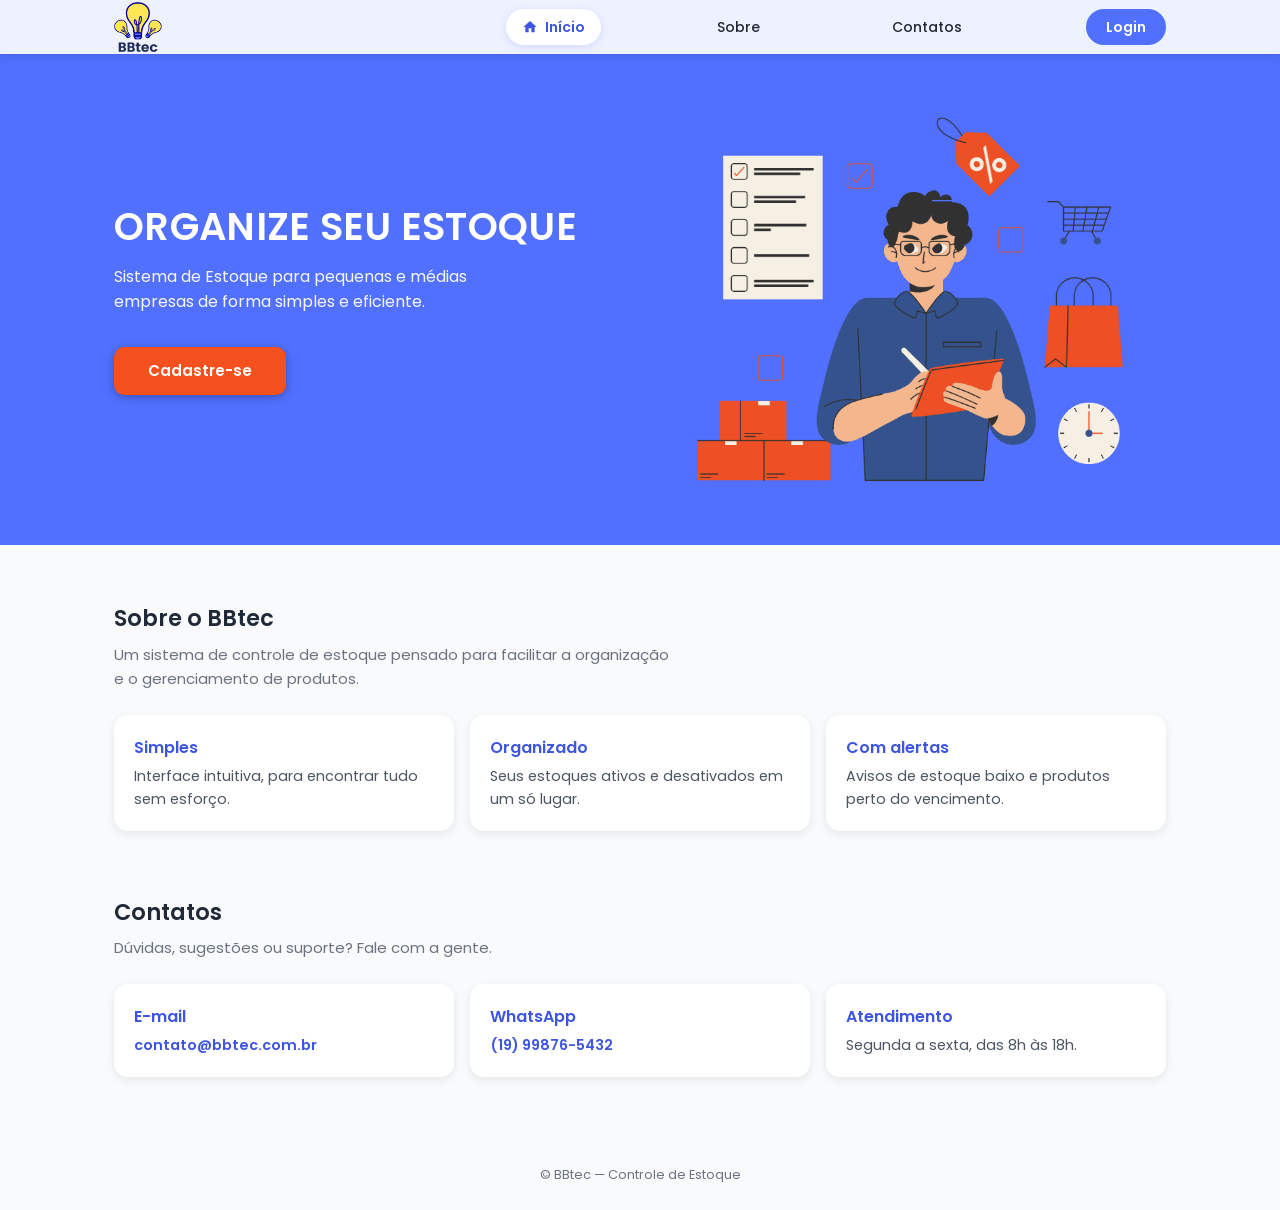
<file: index.html>
<!DOCTYPE html>
<html lang="pt-BR">

<head>
  <meta charset="utf-8">
  <meta name="viewport" content="width=device-width, initial-scale=1, viewport-fit=cover">
  <title>BBtec — Organize seu estoque</title>
  <link rel="stylesheet" href="https://fonts.googleapis.com/css2?family=Poppins:wght@400;500;600&display=swap">
  <link rel="stylesheet" href="css/style.css">
</head>

<body>
  <header>
    <nav class="nav" aria-label="Principal">
      <a href="#inicio" aria-label="BBtec"><img src="img/logo.png" alt="BBtec"></a>
      <div class="links">
        <a href="#inicio"><svg viewBox="0 0 24 24" aria-hidden="true">
            <path d="M12 3 2 12h3v8h5v-6h4v6h5v-8h3z" />
          </svg><span class="txt-inicio">Início</span></a>
        <a href="#sobre">Sobre</a>
        <a href="#contatos">Contatos</a>
      </div>
      <a class="btn btn-azul" href="Pages/login.html">Login</a>
    </nav>
  </header>
  <main>
    <section class="hero" id="inicio">
      <div class="hero-in">
        <div>
          <h1>ORGANIZE SEU ESTOQUE</h1>
          <p>Sistema de Estoque para pequenas e médias empresas de forma simples e eficiente.</p>
          <a class="btn btn-laranja" href="Pages/cadastro.html">Cadastre-se</a>
        </div>
        <div class="cena" role="img" aria-label="Ilustração de um funcionário fazendo anotações de estoque">
          <img class="base" src="img/ilustracao.png" alt="">
          <img class="el e-lista" style="left:7.38%;top:11.96%;width:22.62%" src="img/el-lista.png" alt="">
          <img class="el e-check" style="left:35.38%;top:13.93%;width:6.00%" src="img/el-check.png" alt="">
          <img class="el e-tag" style="left:54.77%;top:1.96%;width:20.00%" src="img/el-tag.png" alt="">
          <img class="el e-carrinho" style="left:80.92%;top:24.11%;width:14.62%" src="img/el-carrinho.png" alt="">
          <img class="el e-sacola" style="left:80.31%;top:43.93%;width:17.85%" src="img/el-sacola.png" alt="">
          <img class="el e-relogio" style="left:83.38%;top:77.14%;width:14.15%" src="img/el-relogio.png" alt="">
          <img class="el e-quad1" style="left:69.85%;top:30.89%;width:6.00%" src="img/el-quad1.png" alt="">
          <img class="el e-quad2" style="left:14.92%;top:64.64%;width:6.00%" src="img/el-quad2.png" alt="">
        </div>
      </div>
    </section>
    <section class="sobre" id="sobre">
      <h2>Sobre o BBtec</h2>
      <p>Um sistema de controle de estoque pensado para facilitar a organização e o gerenciamento de produtos.</p>
      <div class="cards">
        <div class="card">
          <h3>Simples</h3>
          <p>Interface intuitiva, para encontrar tudo sem esforço.</p>
        </div>
        <div class="card">
          <h3>Organizado</h3>
          <p>Seus estoques ativos e desativados em um só lugar.</p>
        </div>
        <div class="card">
          <h3>Com alertas</h3>
          <p>Avisos de estoque baixo e produtos perto do vencimento.</p>
        </div>
      </div>
    </section>
    <section class="sobre contatos" id="contatos">
      <h2>Contatos</h2>
      <p>Dúvidas, sugestões ou suporte? Fale com a gente.</p>
      <div class="cards">
        <div class="card">
          <h3>E-mail</h3>
          <p><a href="mailto:contato@bbtec.com.br">contato@bbtec.com.br</a></p>
        </div>
        <div class="card">
          <h3>WhatsApp</h3>
          <p><a href="https://wa.me/5519998765432">(19) 99876-5432</a></p>
        </div>
        <div class="card">
          <h3>Atendimento</h3>
          <p>Segunda a sexta, das 8h às 18h.</p>
        </div>
      </div>
    </section>
  </main>
  <footer>© BBtec — Controle de Estoque</footer>
  <script src="js/script.js"></script>

</body>

</html>
</file>
<file: css/style.css>
:root {
  --azul: #5170FF;
  --laranja: #F4511E;
  --texto: #1F2937;
  --header: #EEF2FF;
  --branco: #FFFFFF;
  --superficie: #F8FAFC;
  --cinza: #6B7280;
  box-sizing: border-box;
  padding-top: env(safe-area-inset-top, 0px);
  padding-bottom: env(safe-area-inset-bottom, 0px);
}

@media (prefers-color-scheme: dark) {
  :root:not([data-theme="light"]) {
    --header: #1B2140;
    --texto: #E5E7EB;
    --superficie: #12162B;
    --cinza: #9CA3AF;
  }
}

:root[data-theme="dark"] {
  --header: #1B2140;
  --texto: #E5E7EB;
  --superficie: #12162B;
  --cinza: #9CA3AF;
}

* {
  box-sizing: border-box;
  margin: 0
}

html {
  scroll-behavior: smooth;
  scroll-padding-top: 80px
}

body {
  font-family: 'Poppins', system-ui, -apple-system, 'Segoe UI', Arial, sans-serif;
  background: var(--superficie);
  color: var(--texto);
  font-size: 15px;
  line-height: 1.6
}

body {
  background: #F8FAFC;
  color: #1F2937;
  --texto: #1F2937;
  --cinza: #6B7280
}

.sobre h2 {
  color: #1F2937
}

header {
  background: #EEF2FF;
  --texto: #1F2937;
  color: #1F2937;
  box-shadow: 0 2px 8px rgba(0, 0, 0, .12);
  position: sticky;
  top: env(safe-area-inset-top, 0px);
  z-index: 5
}

.nav {
  max-width: 1100px;
  margin: auto;
  display: flex;
  align-items: center;
  justify-content: space-between;
  gap: 100px;
  padding: 2px 24px
}

.nav img {
  height: 50px;
  width: auto;
  display: block
}

.links {
  display: flex;
  align-items: center;
  gap: 100px;
  margin-left: auto
}

.nav .btn-azul {
  margin-left: 8px;
  height: 36px;
  padding: 0 20px;
  font-size: .875rem;
  display: inline-flex;
  align-items: center;
  border-radius: 999px
}

.links a {
  color: var(--texto);
  font-weight: 500;
  font-size: .875rem;
  text-decoration: none;
  display: flex;
  align-items: center;
  gap: 7px;
  height: 36px;
  padding: 0 16px;
  border-radius: 999px;
  transition: background .2s, color .2s, box-shadow .2s
}

.links a:hover {
  background: rgba(79, 107, 255, .12);
  color: #3D55E0
}

.links a.ativo {
  background: #fff;
  color: #3D55E0;
  font-weight: 600;
  box-shadow: 0 2px 8px rgba(79, 107, 255, .18)
}

.links svg {
  width: 16px;
  height: 16px;
  fill: currentColor
}

.btn {
  display: inline-block;
  font-family: inherit;
  font-weight: 600;
  font-size: .95rem;
  text-decoration: none;
  border-radius: 10px;
  padding: 10px 26px;
  border: 0;
  cursor: pointer;
  transition: filter .15s, transform .15s
}

.btn:hover {
  filter: brightness(1.1)
}

.btn:active {
  transform: scale(.98)
}

.btn:focus-visible {
  outline: 3px solid #FFB199;
  outline-offset: 3px
}

.links a:focus {
  outline: none
}

.links a:focus-visible {
  outline: 2px solid #4F6BFF;
  outline-offset: 2px
}

.btn-azul {
  background: var(--azul);
  color: #fff
}

.btn-laranja {
  background: var(--laranja);
  color: #fff;
  padding: 12px 34px;
  box-shadow: 0 2px 8px rgba(0, 0, 0, 0.3);
}

.hero {
  background: var(--azul);
  color: #fff
}

.hero-in {
  max-width: 1100px;
  margin: auto;
  padding: 56px 24px;
  display: grid;
  grid-template-columns: 1fr 1fr;
  align-items: center;
  gap: 32px
}

.hero h1 {
  font-size: clamp(1.7rem, 3.4vw, 2.4rem);
  line-height: 1.2;
  font-weight: 600;
  letter-spacing: .3px
}

.hero p {
  margin: 14px 0 32px;
  font-size: 1rem;
  font-weight: 400;
  max-width: 400px;
  opacity: .95
}

.cena {
  position: relative;
  width: 100%;
  max-width: 440px;
  aspect-ratio: 650/560;
  justify-self: center
}

.sobre {
  max-width: 1100px;
  margin: auto;
  padding: 56px 24px
}

.sobre h2 {
  font-size: 1.4rem;
  font-weight: 600;
  margin-bottom: 6px
}

.sobre>p {
  color: var(--cinza);
  margin-bottom: 24px;
  max-width: 560px
}

.cards {
  display: grid;
  grid-template-columns: repeat(auto-fit, minmax(220px, 1fr));
  gap: 16px
}

.card {
  background: var(--branco);
  color: #1F2937;
  border-radius: 14px;
  padding: 20px;
  box-shadow: 0 3px 10px rgba(0, 0, 0, .08)
}

.card h3 {
  font-size: 1rem;
  font-weight: 600;
  color: #3D55E0;
  margin-bottom: 4px
}

.card p {
  font-size: .9rem;
  color: #4B5563
}

footer {
  text-align: center;
  color: var(--cinza);
  font-size: .8rem;
  padding: 24px
}

@media (max-width:760px) {
  .nav img {
    height: 42px
  }

  .nav {
    padding: 2px 16px
  }

  .links {
    gap: 4px
  }

  .links a {
    padding: 0 12px
  }

  .links .txt-inicio {
    display: none
  }

  .hero-in {
    grid-template-columns: 1fr;
    text-align: center;
    padding: 36px 20px
  }

  .hero p {
    margin-left: auto;
    margin-right: auto
  }

  .cena {
    max-width: 300px;
    order: -1
  }
}

.cena img {
  position: absolute;
  display: block;
  height: auto;
  max-width: none
}

.cena .base {
  left: 0;
  top: 0;
  width: 100%
}

.el {
  will-change: transform
}

.e-lista {
  animation: flutuar 5s ease-in-out infinite
}

.e-tag {
  transform-origin: 18% 8%;
  animation: balancar 3.6s ease-in-out infinite
}

.e-carrinho {
  animation: deslizar 4.6s ease-in-out infinite
}

.e-sacola {
  transform-origin: 50% 0;
  animation: balancar 4.4s ease-in-out -1.2s infinite
}

.e-relogio {
  animation: pulsar 3s ease-in-out infinite
}

.e-check {
  animation: piscar 3.2s ease-in-out infinite
}

.e-quad1 {
  animation: piscar 3.8s ease-in-out -1s infinite
}

.e-quad2 {
  animation: flutuar 4.2s ease-in-out -2s infinite
}

@keyframes flutuar {

  0%,
  100% {
    transform: translateY(0)
  }

  50% {
    transform: translateY(-9px)
  }
}

@keyframes balancar {

  0%,
  100% {
    transform: rotate(-5deg)
  }

  50% {
    transform: rotate(5deg)
  }
}

@keyframes deslizar {

  0%,
  100% {
    transform: translate(0, 0) rotate(0)
  }

  50% {
    transform: translate(7px, -4px) rotate(3deg)
  }
}

@keyframes pulsar {

  0%,
  100% {
    transform: scale(1)
  }

  50% {
    transform: scale(1.07)
  }
}

@keyframes piscar {

  0%,
  100% {
    opacity: .35;
    transform: scale(.88)
  }

  50% {
    opacity: 1;
    transform: scale(1.1)
  }
}

@media (prefers-reduced-motion:reduce) {
  .el {
    animation: none !important
  }
}

.contatos {
  padding-top: 8px;
  padding-bottom: 64px
}

.card a {
  color: #3D55E0;
  font-weight: 600;
  text-decoration: none;
  word-break: break-all
}

.card a:hover {
  text-decoration: underline
}

@media (max-width:480px) {
  .nav {
    gap: 8px
  }

  .links a {
    padding: 0 9px;
    font-size: .8rem
  }

  .nav .btn-azul {
    padding: 0 14px;
    font-size: .8rem;
    margin-left: 4px
  }
}
</file>
